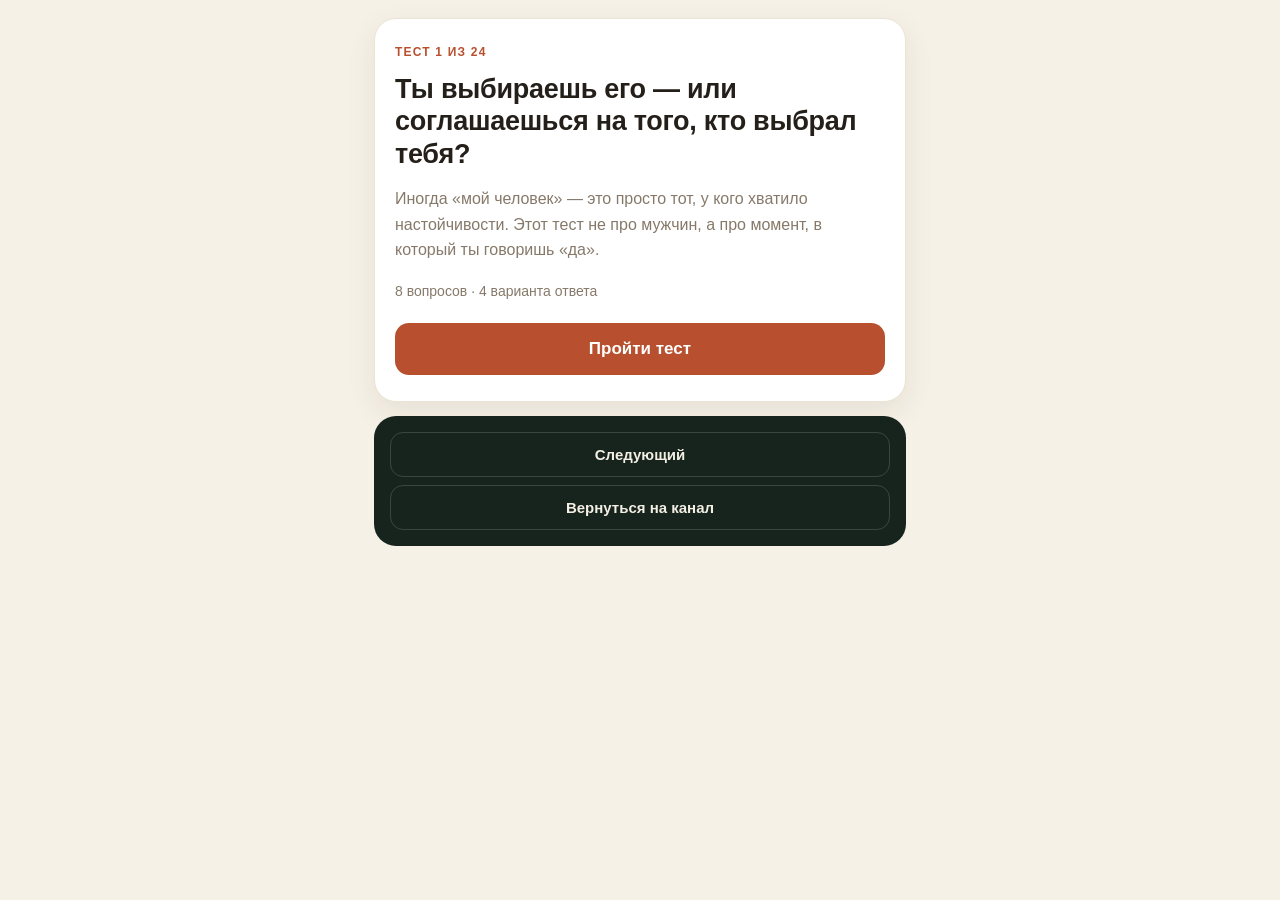
<file: miniapp/index.html>
<!doctype html>
<html lang="ru">
<head>
  <meta charset="UTF-8">
  <meta name="viewport" content="width=device-width, initial-scale=1.0, viewport-fit=cover">
  <title>Тест</title>
  <link rel="stylesheet" href="style.css?v=2">
</head>
<body>
  <main id="app">
    <div class="loading">Загрузка теста…</div>
  </main>
  <!-- MAX Bridge — даёт доступ к window.WebApp (шеринг, ссылки на канал и т.д.).
       Если открыть страницу вне MAX (просто в браузере), скрипт всё равно
       безопасно подключится, а app.js сам проверяет наличие window.WebApp
       и использует резервные варианты (обычная ссылка / системный шеринг). -->
  <script src="https://st.max.ru/js/max-web-app.js"></script>
  <script src="app.js?v=2"></script>
</body>
</html>
</file>
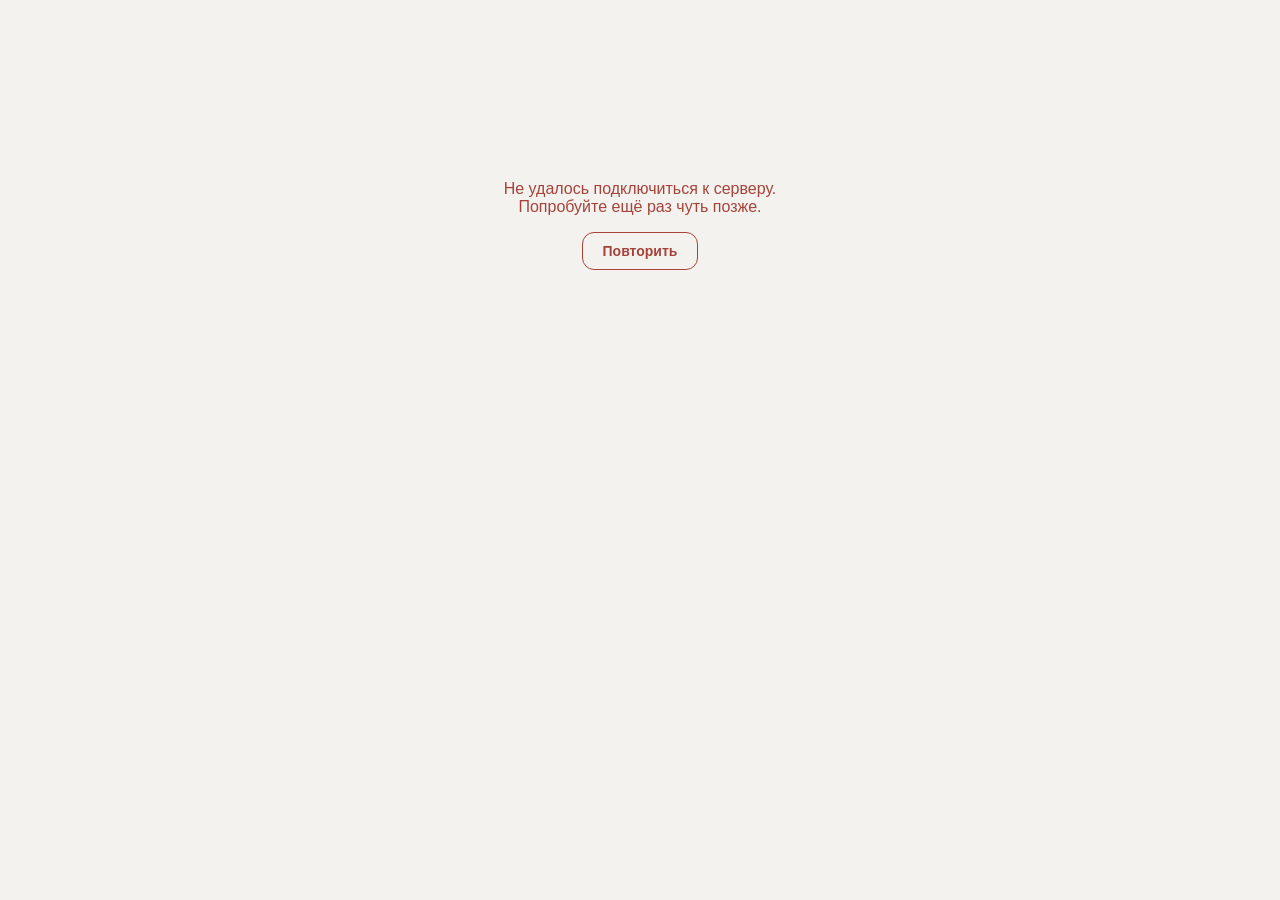
<file: miniapps/scan-analyzer/index.html>
<!doctype html>
<html lang="ru">
<head>
  <meta charset="UTF-8">
  <meta name="viewport" content="width=device-width, initial-scale=1.0, viewport-fit=cover">
  <title>Сканер состава</title>
  <link rel="stylesheet" href="style.css?v=1">
</head>
<body>
  <main id="app">
    <div class="loading">Загрузка…</div>
  </main>
  <!-- MAX Bridge — доступ к window.WebApp (initData, шеринг, ссылки).
       Если открыть страницу вне MAX, скрипт всё равно безопасно подключится,
       а app.js сам проверяет наличие window.WebApp и использует резервные
       варианты (device_id вместо initData). -->
  <script src="https://st.max.ru/js/max-web-app.js"></script>
  <script src="app.js?v=1"></script>
</body>
</html>
</file>
<file: miniapp/style.css>
/* ========================================================================
   Палитра
   ========================================================================
   Тёплый кремовый фон + терракотовый акцент вместо фиолетово-розового.
   Блок с доп. навигацией (панель) сделан отдельным тёмным элементом —
   визуально явно отделён от карточки с вопросом.
*/
:root {
  --bg: #f6f1e6;
  --paper: #ffffff;
  --ink: #241f19;
  --muted: #86796a;
  --divider: #ece3d3;

  --accent: #b8502f;      /* терракота — основной CTA, прогресс-бар, выбранный ответ */
  --accent-dark: #93401f;
  --accent-soft: #f5e3d8; /* мягкий терракотовый фон для выбранного варианта */

  --panel-bg: #17241d;    /* тёмно-изумрудная панель для доп. кнопок */
  --panel-ink: #f3efe4;
  --panel-border: rgba(243, 239, 228, .16);
  --panel-border-hover: rgba(243, 239, 228, .32);

  --danger: #9a3030;

  --radius-lg: 22px;
  --radius-md: 15px;
  --shadow-card: 0 10px 30px rgba(36, 31, 25, .08);
}

* { box-sizing: border-box; }

body {
  margin: 0;
  min-height: 100vh;
  font-family: -apple-system, BlinkMacSystemFont, "Segoe UI", sans-serif;
  background: var(--bg);
  color: var(--ink);
}

#app {
  width: min(100%, 560px);
  margin: 0 auto;
  padding: 18px 14px 40px;
  display: flex;
  flex-direction: column;
  gap: 14px;
}

/* ---------- Основная карточка (вопрос / старт / результат) ---------- */

.card {
  background: var(--paper);
  border: 1px solid var(--divider);
  border-radius: var(--radius-lg);
  padding: 26px 20px;
  box-shadow: var(--shadow-card);
}

.test-counter {
  font-size: 12px;
  font-weight: 700;
  letter-spacing: .1em;
  text-transform: uppercase;
  color: var(--accent);
  margin-bottom: 14px;
}

.badge {
  display: inline-block;
  font-size: 12px;
  font-weight: 700;
  letter-spacing: .1em;
  text-transform: uppercase;
  color: var(--accent);
  margin-bottom: 12px;
}

h1 {
  font-size: 27px;
  line-height: 1.2;
  margin: 0 0 16px;
  letter-spacing: -.01em;
}

h2 {
  font-size: 21px;
  line-height: 1.35;
  margin: 22px 0 18px;
  letter-spacing: -.005em;
}

p {
  font-size: 16px;
  line-height: 1.6;
  color: var(--ink);
}

.hook {
  color: var(--muted);
}

.meta {
  margin: 20px 0 4px;
  font-size: 14px;
  color: var(--muted);
}

/* ---------- Прогресс ---------- */

.progress-row {
  display: flex;
  justify-content: space-between;
  font-size: 13px;
  color: var(--muted);
}

.progress {
  height: 6px;
  background: var(--divider);
  border-radius: 10px;
  margin: 8px 0 22px;
  overflow: hidden;
}

.progress > div {
  height: 100%;
  background: var(--accent);
  border-radius: 10px;
  transition: width .25s ease;
}

/* ---------- Варианты ответов ---------- */

.options {
  display: grid;
  gap: 10px;
}

.option {
  width: 100%;
  border: 1px solid var(--divider);
  background: var(--paper);
  border-radius: var(--radius-md);
  padding: 15px 13px;
  text-align: left;
  font-size: 16px;
  line-height: 1.4;
  color: var(--ink);
  display: flex;
  gap: 11px;
  align-items: flex-start;
  cursor: pointer;
  transition: border-color .15s ease, background .15s ease;
}

.option:hover {
  border-color: #d8c9b3;
}

.option.selected {
  border: 2px solid var(--accent);
  padding: 14px 12px;
  background: var(--accent-soft);
}

.radio {
  flex: 0 0 20px;
  width: 20px;
  height: 20px;
  border: 2px solid #d6cab8;
  border-radius: 50%;
  margin-top: 1px;
  transition: border-color .15s ease;
}

.selected .radio {
  border: 6px solid var(--accent);
}

/* ---------- Основная кнопка-действие (внутри карточки) ---------- */

.primary {
  width: 100%;
  border: 0;
  border-radius: 14px;
  padding: 16px 18px;
  margin-top: 20px;
  background: var(--accent);
  color: #fff;
  font-size: 17px;
  font-weight: 700;
  cursor: pointer;
  transition: background .15s ease, transform .05s ease;
}

.primary:hover:not(.disabled) {
  background: var(--accent-dark);
}

.primary:active:not(.disabled) {
  transform: scale(.99);
}

.primary.disabled {
  opacity: .4;
  cursor: default;
}

/* ---------- Экран результата ---------- */

.score {
  font-size: 15px;
  color: var(--muted);
  margin-bottom: 8px;
}

.result h1 {
  font-size: 30px;
}

/* ---------- Панель доп. навигации — отдельный тёмный блок ---------- */
/* Намеренно контрастная относительно белой карточки: визуально выделяет
   "служебные" переходы (другой тест, поделиться, назад в канал) как
   отдельную зону, не связанную с самим вопросом. */

.actions-panel {
  background: var(--panel-bg);
  border-radius: var(--radius-lg);
  padding: 16px;
  display: grid;
  gap: 8px;
}

.panel-btn {
  display: block;
  width: 100%;
  border: 1px solid var(--panel-border);
  border-radius: 13px;
  padding: 13px 16px;
  background: transparent;
  color: var(--panel-ink);
  font-size: 15px;
  font-weight: 600;
  text-align: center;
  text-decoration: none;
  cursor: pointer;
  transition: background .15s ease, border-color .15s ease;
}

.panel-btn:hover {
  background: rgba(243, 239, 228, .07);
  border-color: var(--panel-border-hover);
}

.panel-btn:active {
  background: rgba(243, 239, 228, .12);
}

/* ---------- Состояния загрузки / ошибки ---------- */

.loading,
.error {
  margin-top: 20vh;
  text-align: center;
  color: var(--muted);
}

.error {
  color: var(--danger);
}

/* ---------- Отладочная панель (?debug=1) ---------- */

#debug-panel {
  width: min(100%, 560px);
  margin: 0 auto;
  background: #10100f;
  color: #9ee6a8;
  font-size: 11px;
  line-height: 1.5;
  padding: 12px;
  border-radius: 12px;
  white-space: pre-wrap;
  word-break: break-word;
  max-height: 40vh;
  overflow: auto;
}

/* ---------- Адаптив ---------- */

@media (max-width: 380px) {
  #app { padding: 12px; gap: 12px; }
  .card { padding: 20px 16px; }
  h1 { font-size: 24px; }
  h2 { font-size: 19px; }
}
</file>
<file: miniapps/scan-analyzer/style.css>
/* Спокойная, менее «кричащая» палитра. Один приглушённый акцент вместо
   яркого терракота, единая система радиусов и теней. */
:root {
  --bg: #f4f2ee;
  --paper: #ffffff;
  --ink: #22201d;
  --muted: #8b8579;
  --divider: #e7e3da;

  --accent: #7a6a52;      /* приглушённый тёплый серо-коричневый вместо яркого оранжевого */
  --accent-dark: #5f5340;
  --accent-soft: #efece4;
  --accent-contrast: #ffffff;

  --panel-bg: #1c2620;
  --panel-ink: #f0ede4;
  --panel-border: rgba(240, 237, 228, .14);
  --panel-border-hover: rgba(240, 237, 228, .28);

  --good: #3f7a4f;
  --good-soft: #e5f0e6;
  --neutral: #93762a;
  --neutral-soft: #f3ecd8;
  --bad: #a5433a;
  --bad-soft: #f6e4e1;
  --danger: #a5433a;

  --radius-lg: 20px;
  --radius-md: 14px;
  --radius-sm: 12px;
  --shadow-card: 0 8px 24px rgba(34, 32, 29, .06);
}

* { box-sizing: border-box; }

body {
  margin: 0;
  min-height: 100vh;
  font-family: -apple-system, BlinkMacSystemFont, "Segoe UI", sans-serif;
  background: var(--bg);
  color: var(--ink);
  -webkit-tap-highlight-color: transparent;
}

#app {
  width: min(100%, 560px);
  margin: 0 auto;
  padding: 18px 14px 40px;
  display: flex;
  flex-direction: column;
  gap: 12px;
}

.card {
  background: var(--paper);
  border: 1px solid var(--divider);
  border-radius: var(--radius-lg);
  padding: 22px 20px;
  box-shadow: var(--shadow-card);
}

h1 {
  font-size: 22px;
  line-height: 1.3;
  margin: 0 0 6px;
  letter-spacing: -.01em;
  font-weight: 700;
}

p { font-size: 15px; line-height: 1.55; color: var(--ink); margin: 0 0 12px; }
.hint { color: var(--muted); font-size: 13.5px; }

/* ---------- Счётчик сканирований ---------- */

.balance-row {
  display: flex;
  align-items: flex-start;
  justify-content: space-between;
  gap: 10px;
  margin-bottom: 4px;
}

.balance-chip {
  display: inline-flex;
  align-items: center;
  gap: 6px;
  background: var(--accent-soft);
  color: var(--accent-dark);
  font-size: 12.5px;
  font-weight: 700;
  padding: 6px 11px;
  border-radius: 100px;
  white-space: nowrap;
}

.balance-chip.low {
  background: var(--bad-soft);
  color: var(--bad);
}

.topup-link {
  display: block;
  text-align: right;
  font-size: 12px;
  color: var(--accent-dark);
  font-weight: 600;
  margin-top: 4px;
  text-decoration: underline;
  cursor: pointer;
}

/* ---------- Фильтры ---------- */

.filters {
  display: grid;
  grid-template-columns: repeat(2, 1fr);
  gap: 8px;
  margin: 14px 0 18px;
}

.filter-pill {
  border: 1px solid var(--divider);
  background: var(--paper);
  border-radius: var(--radius-sm);
  padding: 12px 8px;
  font-size: 13.5px;
  font-weight: 600;
  text-align: center;
  color: var(--ink);
  cursor: pointer;
  display: flex;
  align-items: center;
  justify-content: center;
  gap: 6px;
  transition: border-color .15s ease, background .15s ease, color .15s ease;
}

.filter-pill .emoji { font-size: 15px; }

.filter-pill.active {
  border-color: var(--accent);
  background: var(--accent);
  color: var(--accent-contrast);
}

/* ---------- Камера / загрузка фото ---------- */

.camera-box {
  border: 1px solid var(--divider);
  background: #fafaf7;
  border-radius: var(--radius-md);
  padding: 30px 16px;
  text-align: center;
  cursor: pointer;
  transition: border-color .15s ease, background .15s ease;
}

.camera-box:hover { border-color: var(--accent); background: var(--accent-soft); }

.camera-box .icon { font-size: 34px; margin-bottom: 8px; opacity: .8; }
.camera-box .label { font-weight: 700; font-size: 15px; }
.camera-box .sub { color: var(--muted); font-size: 12.5px; margin-top: 4px; }

#camera-input { display: none; }

.preview-wrap {
  position: relative;
  border-radius: var(--radius-md);
  overflow: hidden;
  margin-bottom: 14px;
  border: 1px solid var(--divider);
}

.preview-wrap img {
  width: 100%;
  display: block;
  max-height: 300px;
  object-fit: cover;
}

/* ---------- Кнопки-действия ---------- */

.primary {
  width: 100%;
  border: 0;
  border-radius: var(--radius-sm);
  padding: 15px 18px;
  margin-top: 6px;
  background: var(--accent);
  color: var(--accent-contrast);
  font-size: 16px;
  font-weight: 700;
  cursor: pointer;
  transition: background .15s ease, transform .05s ease;
}

.primary:hover:not(:disabled) { background: var(--accent-dark); }
.primary:active:not(:disabled) { transform: scale(.99); }

.primary:disabled {
  background: var(--divider);
  color: var(--muted);
  cursor: default;
}

.secondary {
  width: 100%;
  border: 1px solid var(--divider);
  background: var(--paper);
  border-radius: var(--radius-sm);
  padding: 13px 18px;
  margin-top: 10px;
  font-size: 14.5px;
  font-weight: 600;
  color: var(--ink);
  cursor: pointer;
  transition: border-color .15s ease, background .15s ease;
}

.secondary:hover { border-color: var(--accent); background: var(--accent-soft); }

/* ---------- Результат анализа ---------- */

.verdict-badge {
  display: inline-block;
  font-size: 13.5px;
  font-weight: 800;
  padding: 8px 15px;
  border-radius: 100px;
  margin-bottom: 14px;
}

.verdict-good     { background: var(--good-soft);    color: var(--good); }
.verdict-neutral  { background: var(--neutral-soft); color: var(--neutral); }
.verdict-caution  { background: var(--neutral-soft); color: var(--neutral); }
.verdict-bad      { background: var(--bad-soft);     color: var(--bad); }
.verdict-unknown  { background: var(--divider);      color: var(--muted); }

.result-list {
  margin: 0 0 14px;
  padding-left: 18px;
}

.result-list li { margin-bottom: 6px; line-height: 1.5; font-size: 14.5px; }

/* ---------- Пакеты сканирований ---------- */

.packages {
  display: grid;
  gap: 10px;
  margin: 14px 0 4px;
}

.package-card {
  display: flex;
  align-items: center;
  justify-content: space-between;
  border: 1px solid var(--divider);
  border-radius: var(--radius-md);
  padding: 14px 16px;
  cursor: pointer;
  transition: border-color .15s ease, background .15s ease;
}

.package-card:hover { border-color: var(--accent); background: var(--accent-soft); }

.package-title { font-weight: 700; font-size: 14.5px; }
.package-price { font-weight: 800; color: var(--accent-dark); font-size: 15px; }

/* ---------- Служебная панель ---------- */

.actions-panel {
  background: var(--panel-bg);
  border-radius: var(--radius-lg);
  padding: 14px;
  display: grid;
  gap: 8px;
}

.panel-btn {
  display: block;
  width: 100%;
  border: 1px solid var(--panel-border);
  border-radius: var(--radius-sm);
  padding: 12px 16px;
  background: transparent;
  color: var(--panel-ink);
  font-size: 14.5px;
  font-weight: 600;
  text-align: center;
  text-decoration: none;
  cursor: pointer;
  transition: background .15s ease, border-color .15s ease;
}

.panel-btn:hover { background: rgba(240, 237, 228, .06); border-color: var(--panel-border-hover); }

/* ---------- Состояния ---------- */

.loading, .error {
  margin-top: 18vh;
  text-align: center;
  color: var(--muted);
  padding: 0 20px;
}

.error { color: var(--danger); }

.error .retry-btn {
  margin-top: 16px;
  display: inline-block;
  border: 1px solid var(--danger);
  color: var(--danger);
  background: transparent;
  border-radius: var(--radius-sm);
  padding: 10px 20px;
  font-size: 14px;
  font-weight: 600;
  cursor: pointer;
}

.spinner {
  width: 30px;
  height: 30px;
  margin: 0 auto 14px;
  border: 3px solid var(--divider);
  border-top-color: var(--accent);
  border-radius: 50%;
  animation: spin .8s linear infinite;
}

@keyframes spin { to { transform: rotate(360deg); } }

@media (max-width: 380px) {
  #app { padding: 12px; gap: 10px; }
  .card { padding: 18px 14px; }
  h1 { font-size: 20px; }
}
</file>
